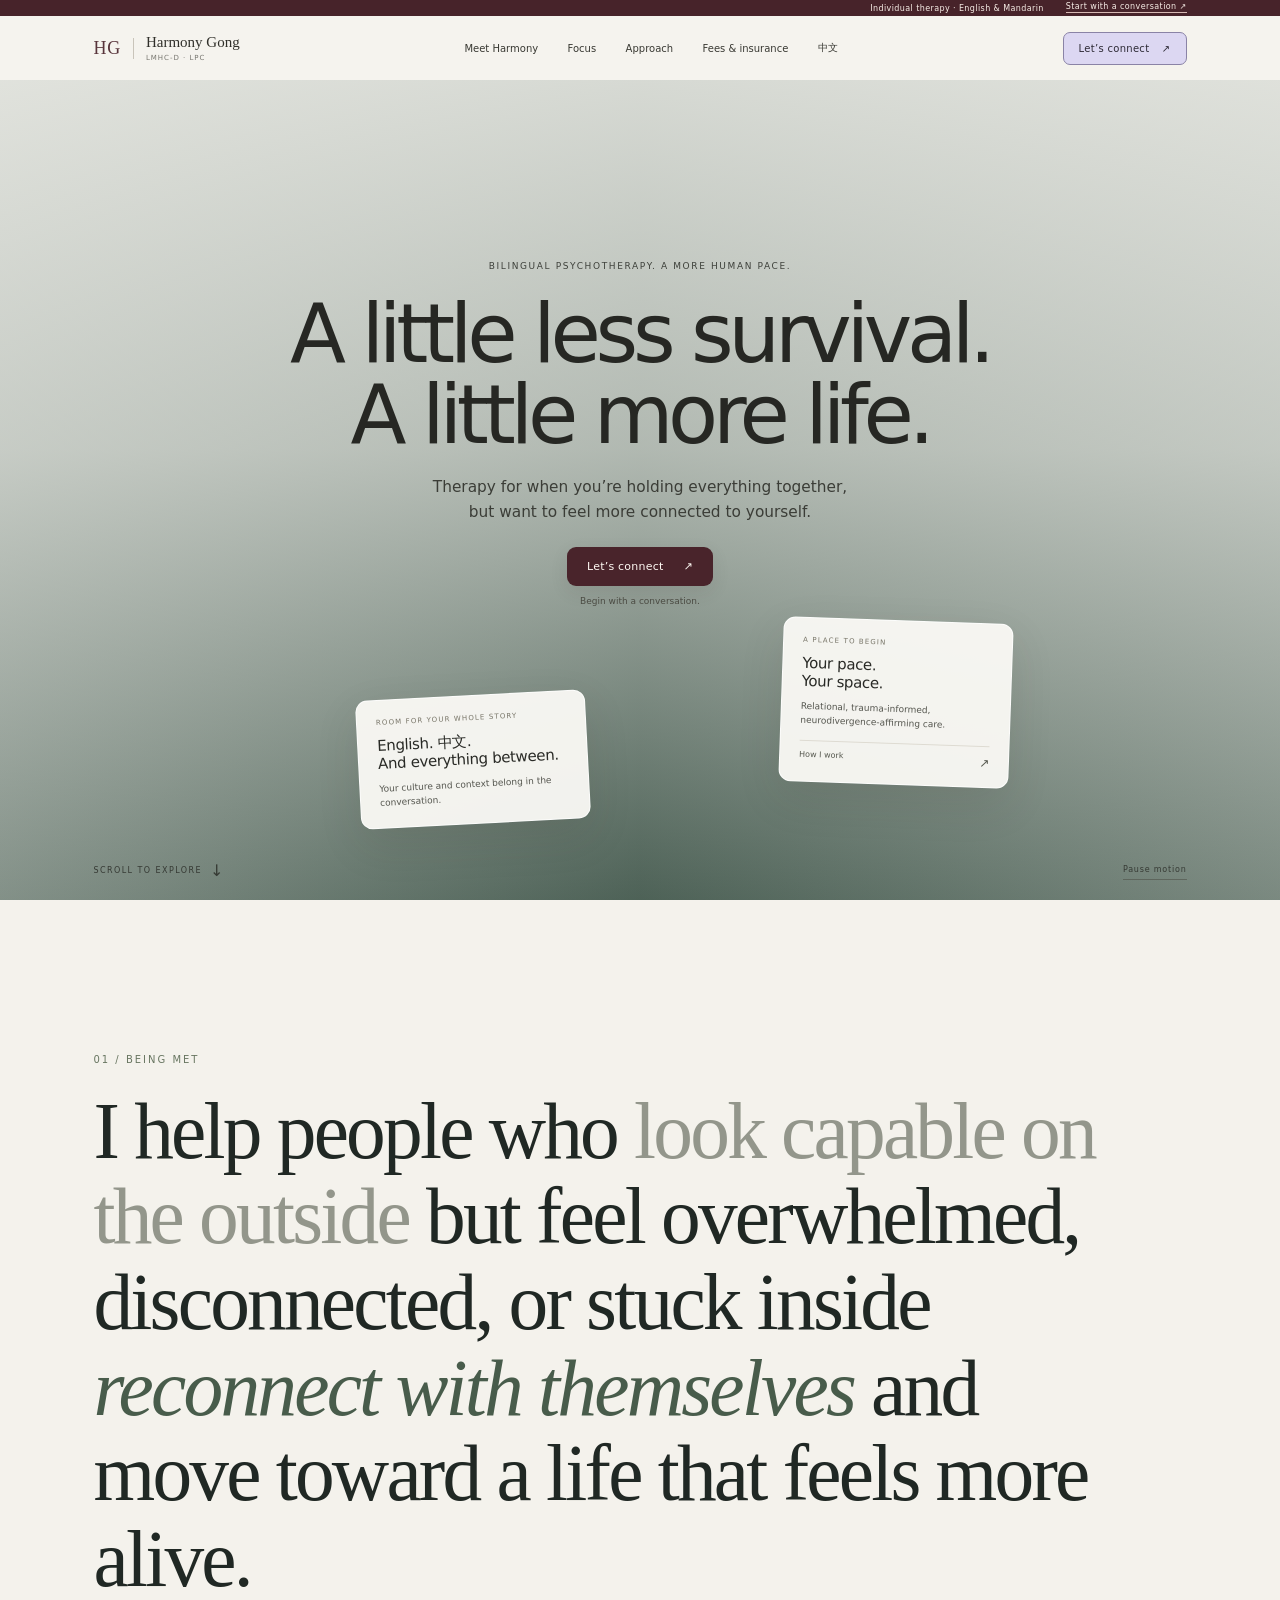
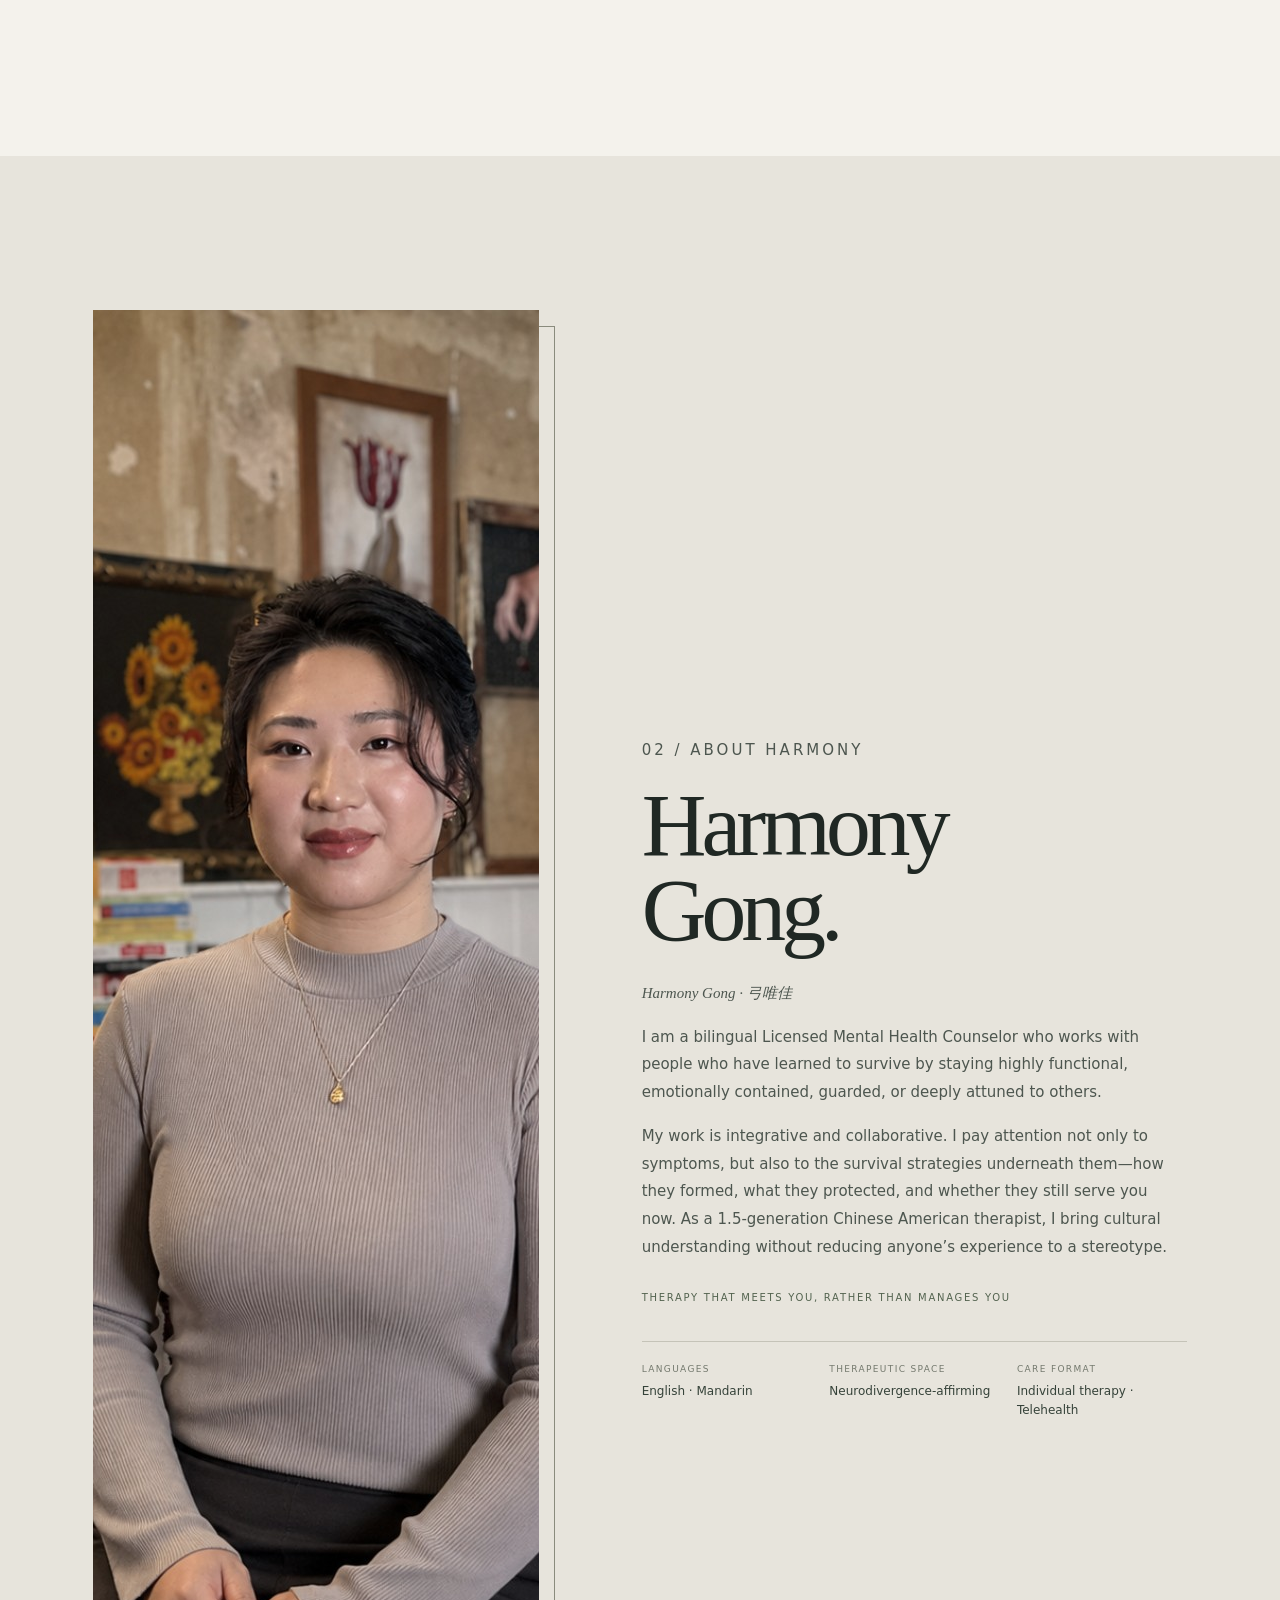
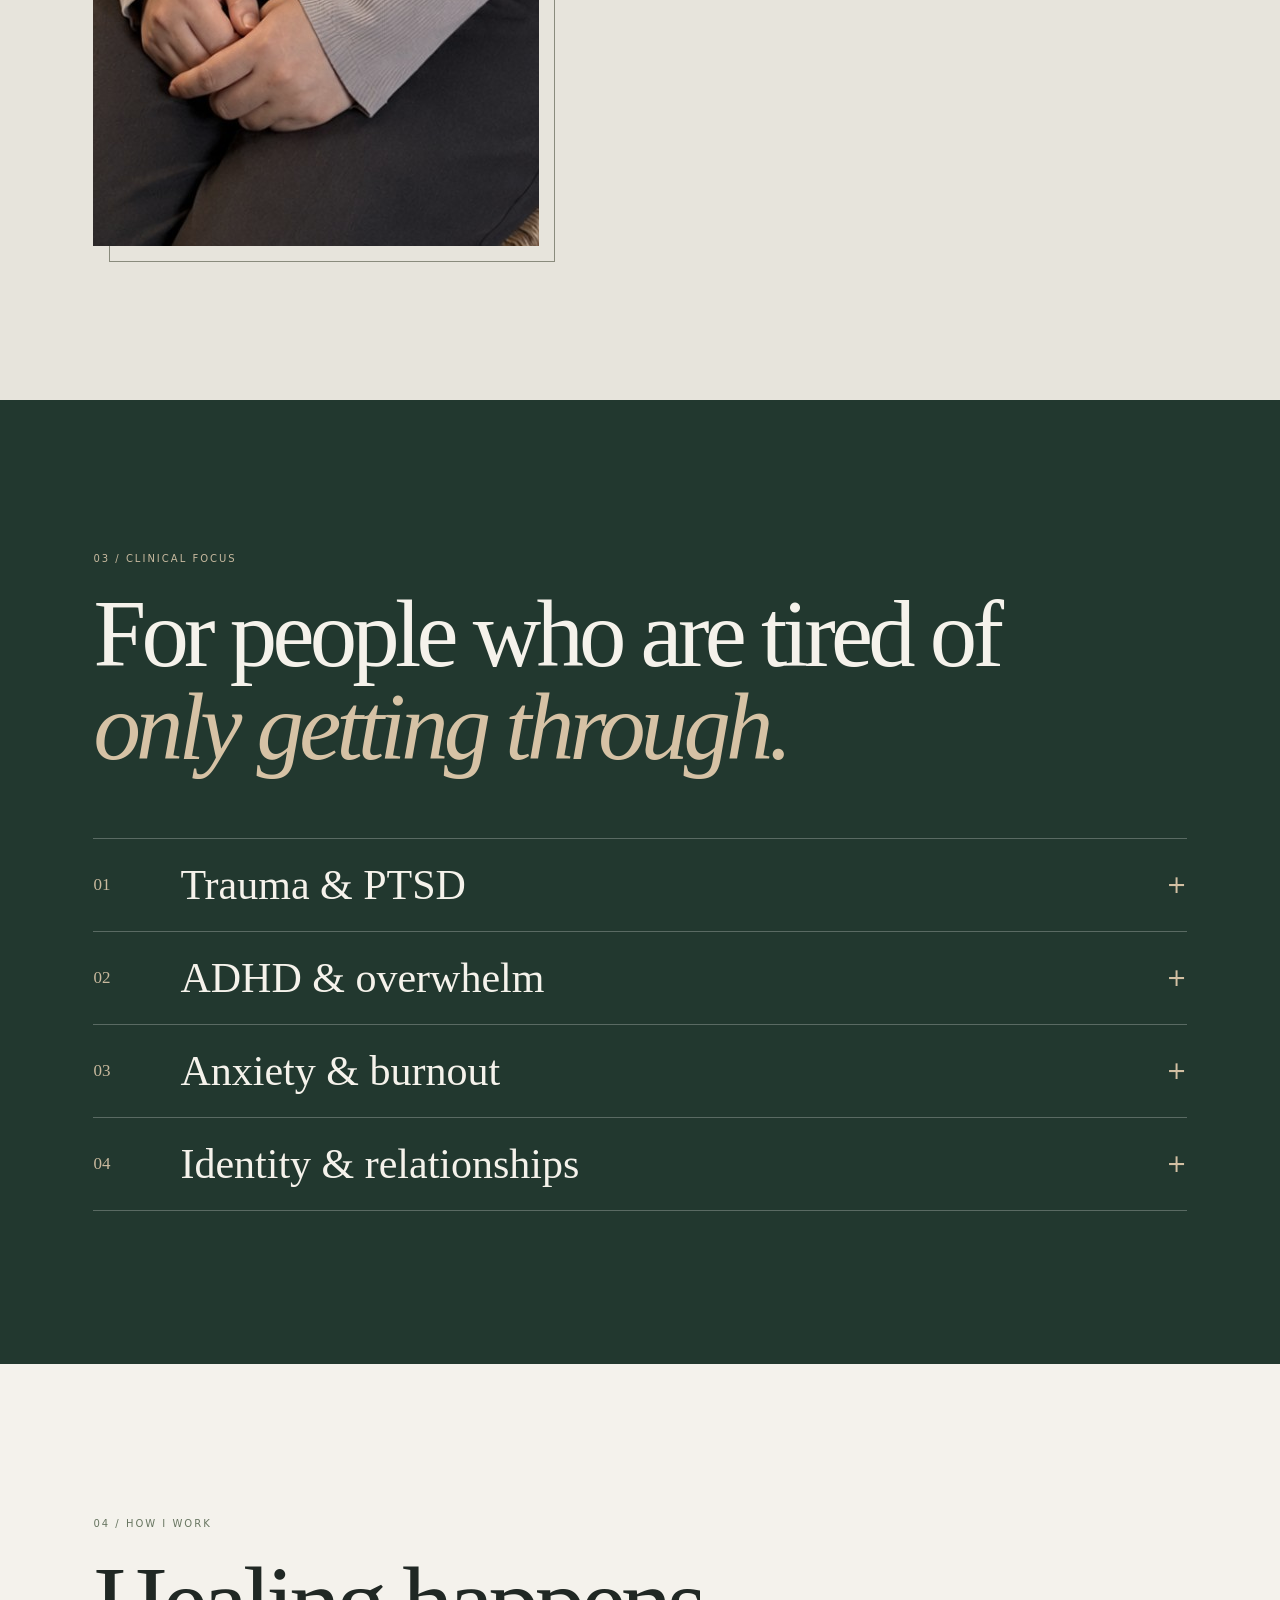
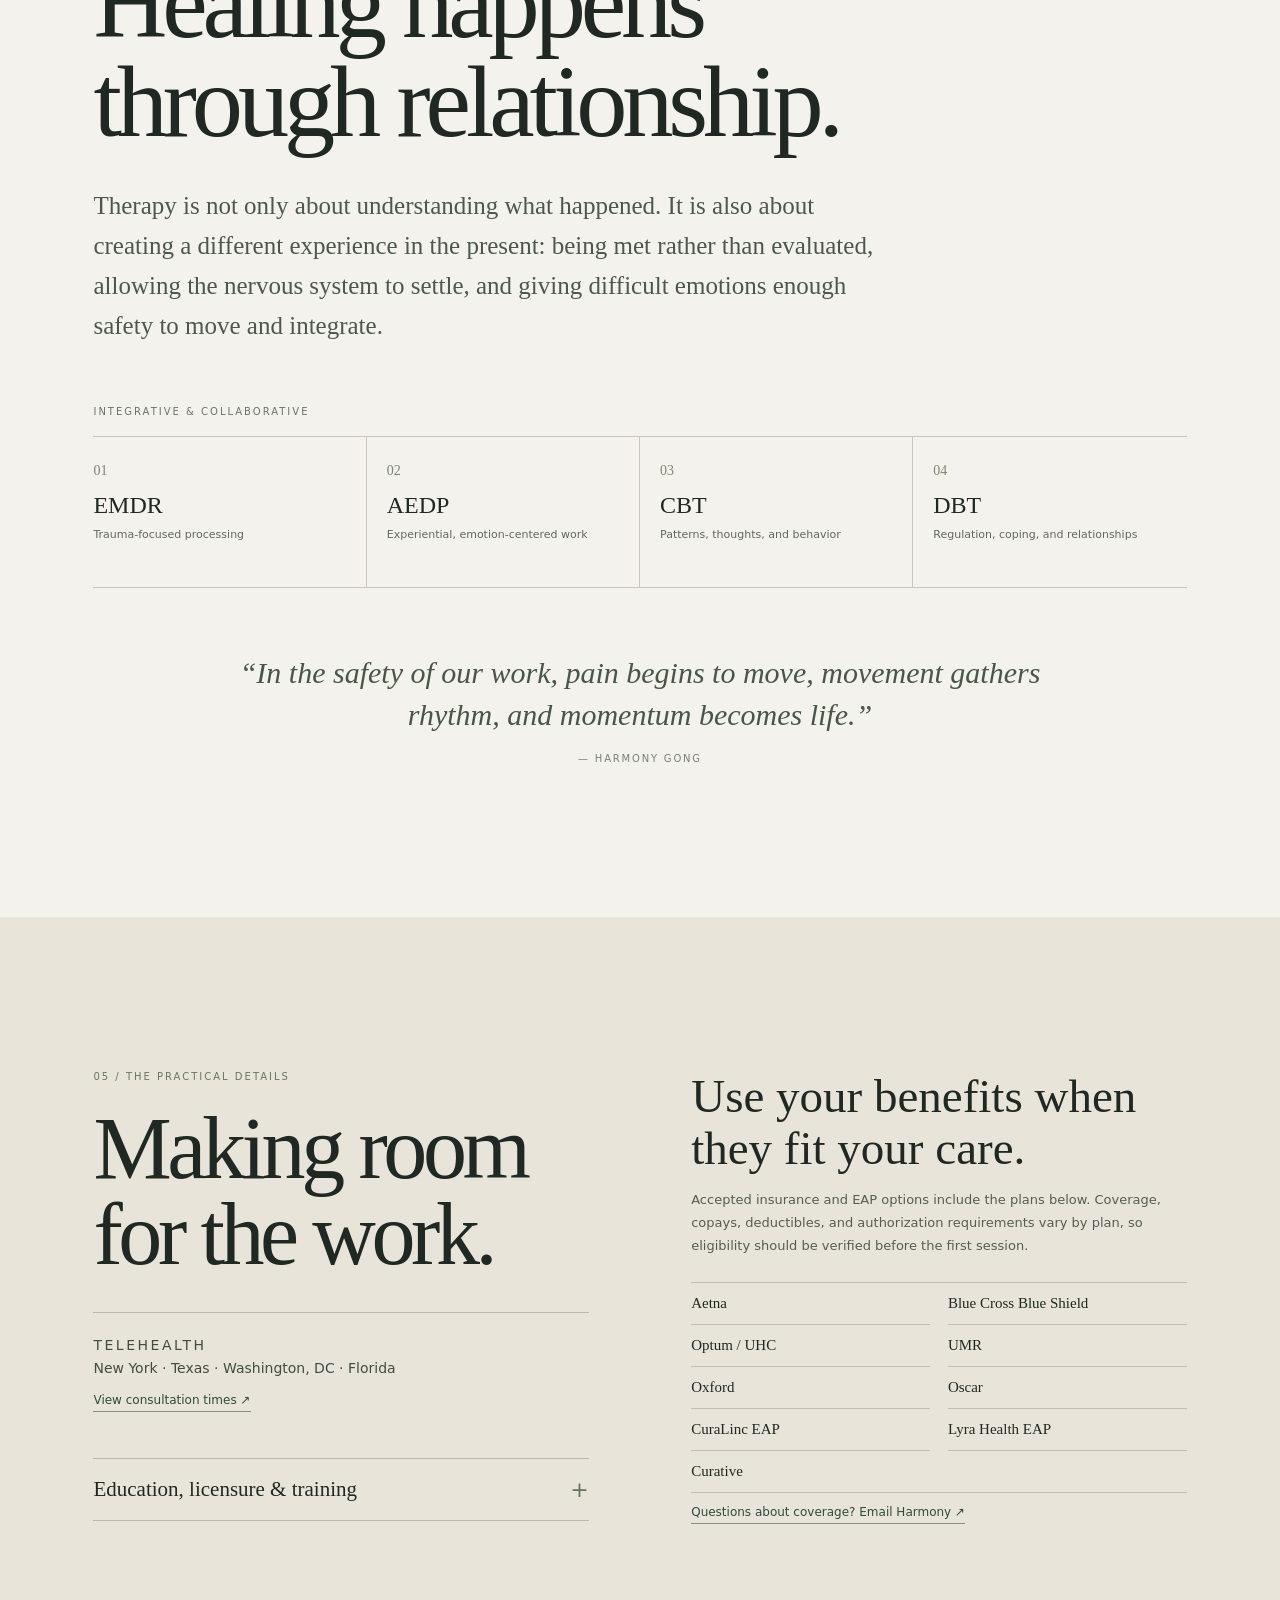
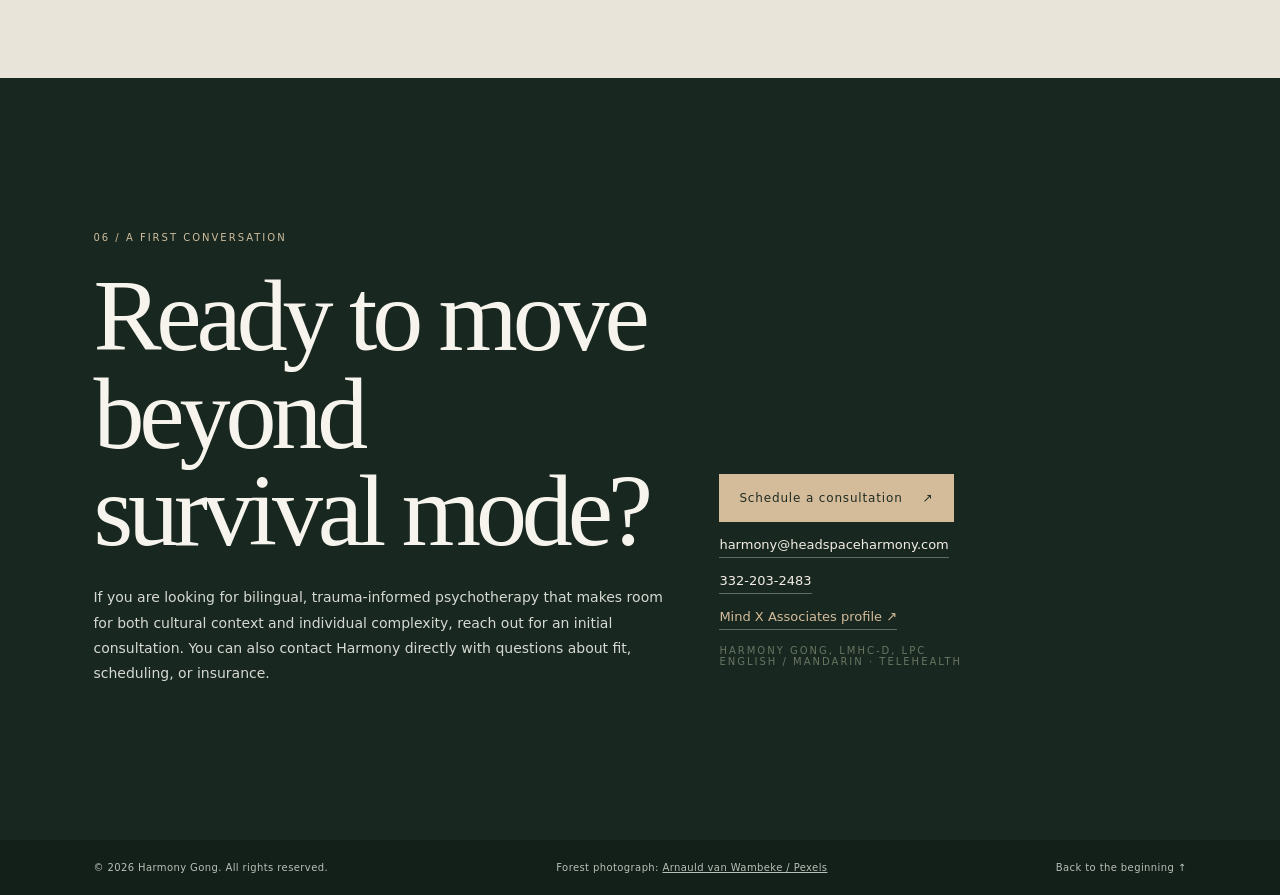
<file: index.html>
<!doctype html>
<html lang="en">
<head>
  <meta charset="utf-8">
  <meta name="viewport" content="width=device-width, initial-scale=1">
  <meta name="theme-color" content="#f5f3ee">
  <meta name="description" content="Bilingual, trauma-informed psychotherapy with Harmony Gong, LMHC-D, LPC. English and Mandarin telehealth in New York, Texas, Washington, DC, and Florida.">
  <title>Harmony Gong, LMHC-D, LPC | Bilingual Psychotherapy</title>
  <style>
    :root{--ink:#202824;--paper:#f4f2ec;--warm:#e9e3d8;--forest:#22382f;--deep:#182821;--moss:#87927c;--gold:#d4bb99;--line:#c9c6bb;--muted:#5b625b;--serif:Georgia,"Times New Roman",serif;--sans:system-ui,-apple-system,BlinkMacSystemFont,"Segoe UI",sans-serif;--pad:clamp(24px,7.3vw,112px)}
    *{box-sizing:border-box}html{scroll-behavior:smooth;scroll-padding-top:80px}body{margin:0;background:var(--paper);color:var(--ink);font-family:var(--sans);-webkit-font-smoothing:antialiased}a{color:inherit}button{font:inherit}a:focus-visible,button:focus-visible,summary:focus-visible{outline:3px solid var(--gold);outline-offset:4px}.skip{position:absolute;left:1rem;top:-5rem;background:white;padding:.8rem 1rem;z-index:20}.skip:focus{top:1rem}.topbar{height:72px;position:absolute;z-index:5;inset:0 0 auto;display:flex;align-items:center;justify-content:space-between;padding:0 var(--pad);color:white;border-bottom:1px solid #ffffff38}.brand{display:flex;align-items:center;gap:15px;text-decoration:none}.monogram{font:22px var(--serif);letter-spacing:.04em}.brand-text{font-size:10px;line-height:1.35;letter-spacing:.15em;text-transform:uppercase}.header-right{display:flex;align-items:center;gap:25px}.header-right a,.menu-toggle{font-size:11px;letter-spacing:.13em;text-transform:uppercase;text-decoration:none;color:inherit}.menu-toggle{border:0;background:none;cursor:pointer;padding:12px 0}.topnav{position:absolute;right:var(--pad);top:62px;min-width:220px;padding:18px 22px;background:var(--paper);color:var(--ink);display:none;box-shadow:0 15px 40px #1113}.topnav.open{display:flex;flex-direction:column;gap:14px}.topnav a{text-decoration:none;font-size:13px}.hero{min-height:100svh;min-height:max(760px,100vh);position:relative;isolation:isolate;display:flex;flex-direction:column;justify-content:center;overflow:hidden;background:#30483c url("https://images.pexels.com/photos/24706137/pexels-photo-24706137.jpeg?auto=compress&cs=tinysrgb&w=2400&q=88") center 47%/cover no-repeat;color:#fff}.hero::before{content:"";position:absolute;inset:0;z-index:-1;background:linear-gradient(90deg,rgba(14,29,23,.82),rgba(19,36,28,.52) 54%,rgba(19,36,28,.06)),linear-gradient(0deg,rgba(12,24,19,.3),transparent 50%)}.hero-inner{width:min(1280px,100%);padding:150px var(--pad) 120px;margin:auto}.eyebrow,.section-index{font-size:10px;letter-spacing:.2em;text-transform:uppercase}.hero .eyebrow{color:#e4d4bd;margin:0 0 30px}.hero h1{max-width:970px;font:400 clamp(58px,10.5vw,142px)/.91 var(--serif);letter-spacing:-.06em;margin:0 0 26px;text-wrap:balance}.hero h1 span{display:block;color:#e7d8c2}.hero-tag{font-size:11px;letter-spacing:.21em;text-transform:uppercase;color:#f4efe6;margin:0}.scroll-enter{position:absolute;bottom:36px;left:var(--pad);display:flex;align-items:center;gap:17px;color:#eee8dc;text-decoration:none;font-size:10px;letter-spacing:.18em;text-transform:uppercase}.scroll-enter span:last-child{font-size:21px}.motion-button{position:absolute;bottom:36px;right:var(--pad);border:0;border-bottom:1px solid #ffffff70;background:transparent;color:#eee8dc;padding:0 0 5px;font-size:10px;letter-spacing:.1em;cursor:pointer}.section{padding:clamp(84px,12vw,160px) var(--pad)}.section-inner{width:min(1180px,100%);margin:auto}.section-index{color:#687661;margin:0 0 24px}.intro-section{background:var(--paper)}.statement{font:400 clamp(35px,6.2vw,82px)/1.08 var(--serif);letter-spacing:-.035em;max-width:1050px;margin:0}.statement .soft{color:#93968b}.statement .em{font-style:italic;color:#485c4b}.about-section{background:#e7e4dc}.about-grid{display:grid;grid-template-columns:.9fr 1.1fr;align-items:center;gap:clamp(42px,8vw,120px)}.portrait-frame{position:relative;width:min(100%,490px);margin:auto 0}.portrait-frame::after{content:"";position:absolute;inset:16px -16px -16px 16px;border:1px solid #8a8b7d;pointer-events:none}.portrait{position:relative;z-index:1;display:block;width:100%;aspect-ratio:1/1;object-fit:cover;object-position:center 23%;filter:saturate(.88)}.about-copy .section-index{margin-bottom:19px}.about-copy h2{font:400 clamp(51px,7vw,93px)/.94 var(--serif);letter-spacing:-.055em;margin:0 0 28px}.name-small{font:italic 14px var(--serif);color:#6a7168;margin:0 0 18px}.about-copy p{font-size:15px;line-height:1.85;color:#4d564f;margin:0 0 16px;max-width:620px}.tagline{font-size:10px!important;letter-spacing:.17em;text-transform:uppercase;color:#53634f!important;margin-top:27px!important}.facts{display:grid;grid-template-columns:repeat(3,1fr);gap:18px;margin-top:34px;padding-top:22px;border-top:1px solid #c5c3b8}.fact-label{font-size:9px;letter-spacing:.15em;color:#74796e;text-transform:uppercase;margin-bottom:8px}.fact-value{font-size:12px;line-height:1.55;color:#354239}.focus-section{background:var(--forest);color:#f5f2eb}.focus-section .section-index{color:#c7b99f}.focus-heading{font:400 clamp(48px,7.4vw,98px)/.98 var(--serif);letter-spacing:-.05em;max-width:960px;margin:0 0 64px}.focus-heading em{color:#d6c2a5}.focus-list{border-top:1px solid #ffffff40}.focus-item{border-bottom:1px solid #ffffff40}.focus-item summary{list-style:none;cursor:pointer;display:grid;grid-template-columns:75px 1fr 34px;align-items:center;padding:22px 0;gap:12px}.focus-item summary::-webkit-details-marker{display:none}.focus-num{font:17px var(--serif);color:#c9b99e}.focus-title{font:400 clamp(23px,3.3vw,42px) var(--serif)}.focus-icon{font-size:24px;color:#d3c0a3;text-align:right;transition:transform .2s}.focus-item[open] .focus-icon{transform:rotate(45deg)}.focus-body{padding:0 70px 27px 87px;max-width:840px;color:#d9ded7;font-size:14px;line-height:1.8}.focus-body p{margin:0 0 11px}.focus-tags{font-size:10px;letter-spacing:.08em;text-transform:uppercase;color:#cfb997}.approach-section{background:var(--paper)}.approach-heading{font:400 clamp(54px,8vw,105px)/.97 var(--serif);letter-spacing:-.05em;max-width:900px;margin:0 0 34px}.approach-intro{max-width:800px;font:400 clamp(18px,2.2vw,25px)/1.6 var(--serif);color:#4c584e;margin:0 0 60px}.method-label{font-size:10px;text-transform:uppercase;letter-spacing:.2em;color:#697562;margin:0 0 19px}.methods{display:grid;grid-template-columns:repeat(4,1fr);border-top:1px solid var(--line);border-bottom:1px solid var(--line)}.method{padding:23px 18px 25px 0;border-right:1px solid var(--line);min-height:150px}.method:not(:first-child){padding-left:20px}.method:last-child{border:0}.method-num{font:14px var(--serif);color:#7d866f}.method h3{font:400 24px var(--serif);margin:13px 0 7px}.method p{font-size:11px;line-height:1.6;color:#606860;margin:0}.quote{margin:64px auto 0;max-width:830px;text-align:center;font:italic 30px/1.4 var(--serif);color:#485648}.quote cite{display:block;margin-top:17px;font:10px var(--sans);font-style:normal;letter-spacing:.18em;text-transform:uppercase;color:#788173}.practical-section{background:#e8e4da}.practical-grid{display:grid;grid-template-columns:1fr 1fr;gap:clamp(40px,8vw,120px);align-items:start}.practical-heading{font:400 clamp(48px,7vw,88px)/.98 var(--serif);letter-spacing:-.05em;margin:0 0 34px}.info-block{padding:21px 0;border-top:1px solid #bbb9af}.info-kicker{font-size:9px;letter-spacing:.18em;text-transform:uppercase;color:#6b7566;margin:0 0 9px}.info-block p{font-size:14px;line-height:1.65;margin:0;color:#424c43}.text-link{display:inline-block;margin-top:12px;color:#304b3b;text-decoration:none;border-bottom:1px solid #899282;padding-bottom:4px;font-size:12px}.insurance-title{font:400 clamp(30px,4vw,47px)/1.1 var(--serif);margin:0 0 15px}.insurance-copy{font-size:13px;line-height:1.75;color:#555d54;margin:0 0 25px}.insurance-list{display:flex;flex-wrap:wrap;gap:0 18px;border-top:1px solid #c1bdb2}.insurance-list span{font:15px var(--serif);padding:12px 0;border-bottom:1px solid #c1bdb2;flex:1 1 40%}.accordion{border-top:1px solid #bbb9af;margin-top:25px}.accordion details{border-bottom:1px solid #bbb9af}.accordion summary{list-style:none;display:flex;justify-content:space-between;align-items:center;padding:18px 0;cursor:pointer;font:21px var(--serif)}.accordion summary::-webkit-details-marker{display:none}.accordion summary span{font:22px var(--sans);color:#65735f}.credential-content{padding:0 25px 22px 0;font-size:12px;line-height:1.75;color:#505950}.credential-content p{margin:0 0 8px}.contact-section{background:var(--deep);color:#f7f4ed}.contact-grid{display:grid;grid-template-columns:1.1fr .9fr;gap:55px;align-items:end}.contact-section .section-index{color:#cfbd9d}.contact-heading{font:400 clamp(54px,8vw,102px)/.96 var(--serif);letter-spacing:-.05em;margin:0 0 25px;max-width:760px}.contact-copy{font-size:14px;line-height:1.8;color:#d6d9d2;max-width:740px;margin:0}.contact-actions{display:flex;flex-direction:column;align-items:flex-start;gap:15px}.button{display:inline-flex;align-items:center;gap:20px;text-decoration:none;background:var(--gold);color:#1f2c24;padding:17px 20px;font-size:12px;letter-spacing:.07em;transition:background .2s,transform .2s}.button:hover{background:#e4ccb0;transform:translateY(-2px)}.contact-link{font-size:13px;text-decoration:none;color:#f3eee5;border-bottom:1px solid #ffffff50;padding-bottom:5px;width:fit-content}.contact-link:hover{border-color:var(--gold)}.contact-profile{color:var(--gold)}.footer{background:#131f19;color:#b9c0b8;padding:22px var(--pad);display:flex;justify-content:space-between;gap:14px;flex-wrap:wrap;font-size:10px;letter-spacing:.04em}.footer a{color:inherit}.back-top{text-decoration:none}.reveal{opacity:1;transform:none}.js-motion .reveal{opacity:0;transform:translateY(18px);transition:opacity .7s ease,transform .7s ease}.js-motion .reveal.visible{opacity:1;transform:none}
    @media(max-width:760px){:root{--pad:25px}.topbar{height:64px}.brand{gap:10px}.brand-text{font-size:8px}.header-right{gap:16px}.header-right a,.menu-toggle{font-size:9px}.hero{min-height:790px;min-height:100svh;background-position:58% center}.hero::before{background:linear-gradient(90deg,rgba(14,29,23,.78),rgba(19,36,28,.42)),linear-gradient(0deg,rgba(12,24,19,.32),transparent 72%)}.hero-inner{padding:165px var(--pad) 130px}.hero h1{font-size:clamp(58px,14vw,100px)}.hero-tag{font-size:9px;letter-spacing:.14em}.scroll-enter{bottom:27px;font-size:9px}.motion-button{bottom:29px;font-size:9px}.section{padding:82px var(--pad)}.about-grid{grid-template-columns:1fr;gap:53px}.portrait-frame{width:82%;margin:0 auto 0 0}.portrait{aspect-ratio:1/1;object-position:center 23%}.about-copy h2{font-size:70px}.facts{gap:12px}.fact-label{font-size:8px}.fact-value{font-size:11px}.focus-heading{margin-bottom:43px}.focus-item summary{grid-template-columns:45px 1fr 24px;padding:19px 0}.focus-body{padding:0 5px 23px 57px;font-size:13px}.methods{grid-template-columns:repeat(2,1fr)}.method{min-height:130px;border-bottom:1px solid var(--line)}.method:nth-child(2){border-right:0;padding-left:20px}.method:nth-child(3){padding-left:0}.method:nth-child(4){border-right:0;padding-left:20px}.method:nth-last-child(-n+2){border-bottom:0}.quote{font-size:25px;margin-top:48px}.practical-grid{grid-template-columns:1fr;gap:55px}.contact-grid{grid-template-columns:1fr;gap:34px}.contact-heading{font-size:69px}.footer{padding:20px var(--pad)}}
    @media(max-width:430px){.brand-text{max-width:85px;line-height:1.5}.header-right{gap:12px}.hero h1{font-size:58px}.facts{grid-template-columns:1fr;gap:13px}.fact{display:grid;grid-template-columns:125px 1fr;align-items:baseline}.method h3{font-size:22px}.method p{font-size:10px}.insurance-list span{font-size:14px}.about-copy h2{font-size:61px}}
    @media(prefers-reduced-motion:reduce){html{scroll-behavior:auto}*,*::before,*::after{animation-duration:.01ms!important;animation-iteration-count:1!important;transition-duration:.01ms!important}.js-motion .reveal{opacity:1;transform:none}}

    /* Visual direction from the supplied reference: airy forest, compact navigation, centered invitation. */
    .noticebar{height:16px;background:#47232a;color:#f7eee7;display:flex;justify-content:flex-end;align-items:center;gap:22px;padding:0 var(--pad);font-size:8px;letter-spacing:.05em}.noticebar a{color:inherit;text-decoration:none;border-bottom:1px solid #d7b9b4;line-height:1.1}
    .topbar{height:64px;position:relative;color:#302f2a;background:#f5f3ee;border:0;padding:0 var(--pad)}.brand{gap:12px}.monogram{font-size:18px;color:#58343b;border-right:1px solid #c9c4ba;padding-right:12px}.brand-name{font:15px var(--serif);line-height:1.1}.brand-name small{display:block;font:7px var(--sans);letter-spacing:.14em;color:#77766f;margin-top:4px}.topnav{position:static;min-width:unset;padding:0;background:transparent;box-shadow:none;display:flex;flex-direction:row;align-items:center;gap:clamp(14px,2.3vw,34px)}.topnav a{font-size:10px;color:#383832;white-space:nowrap}.header-right{gap:15px}.header-right .menu-toggle{display:none}.nav-cta{font-size:10px!important;letter-spacing:.03em!important;text-transform:none!important;color:#2d2a35!important;text-decoration:none;border:1px solid #8a83a6;border-radius:7px;background:#dcd7f2;padding:10px 15px;white-space:nowrap}.nav-cta span{margin-left:9px}
    .hero{min-height:calc(100svh - 80px);min-height:max(660px,calc(100vh - 80px));color:#272723;background-position:center 42%;background-size:cover}.hero::before{background:linear-gradient(180deg,rgba(246,245,240,.83),rgba(246,245,240,.63) 45%,rgba(246,245,240,.1) 100%),linear-gradient(90deg,rgba(248,247,243,.35),rgba(248,247,243,.05) 50%,rgba(248,247,243,.3))}.hero-inner{width:min(950px,100%);padding:clamp(95px,13vh,150px) 25px 230px;text-align:center;position:relative;z-index:1}.hero .eyebrow{color:#3e413b;font-size:9px;letter-spacing:.18em;margin-bottom:22px}.hero h1{max-width:950px;margin:0 auto 20px;color:#262723;font:400 clamp(46px,6.4vw,88px)/.99 var(--sans);letter-spacing:-.065em}.hero h1 span{color:#262723}.hero-tag{font-size:clamp(13px,1.2vw,16px);font-weight:400;letter-spacing:0;line-height:1.65;text-transform:none;color:#3b3d37;margin:0 auto 22px}.hero-cta{display:inline-flex;align-items:center;gap:20px;margin:0 auto;text-decoration:none;border-radius:9px;padding:13px 20px;background:#49242b;color:#fffaf4;font-size:11px;letter-spacing:.02em;box-shadow:0 6px 18px #311b2018;transition:transform .2s,background .2s}.hero-cta:hover{background:#65333c;transform:translateY(-2px)}.hero-caption{font-size:9px;color:#4b4b43;margin:10px 0 0}.story-card{position:absolute;z-index:2;width:clamp(170px,18vw,240px);padding:18px 19px 17px;background:rgba(250,249,245,.95);color:#292a26;text-decoration:none;border:1px solid #ffffffc0;border-radius:12px;box-shadow:0 16px 44px #322d251e;display:flex;flex-direction:column;gap:10px;transition:transform .25s,box-shadow .25s}.story-card:hover{transform:translateY(-5px) rotate(0)!important;box-shadow:0 20px 48px #322d2530}.story-card-left{left:clamp(24px,28vw,420px);bottom:76px;transform:rotate(-3deg)}.story-card-right{right:clamp(24px,21vw,320px);bottom:115px;transform:rotate(2deg)}.card-kicker{font-size:7px;letter-spacing:.16em;text-transform:uppercase;color:#777467}.story-card strong{font-size:15px;line-height:1.2;font-weight:500;letter-spacing:-.025em}.story-card>span:not(.card-kicker):not(.card-link){font-size:9px;line-height:1.55;color:#55564f}.card-link{border-top:1px solid #dedbd2;margin-top:2px;padding-top:9px;display:flex;justify-content:space-between;font-size:8px;color:#56584f}.card-link b{font-size:12px;font-weight:400}.scroll-enter{left:var(--pad);bottom:20px;color:#363a34;font-size:8px;gap:8px}.scroll-enter span:last-child{font-size:16px}.motion-button{right:var(--pad);bottom:20px;color:#363a34;border-color:#46483e80;font-size:8px}
    @media(max-width:900px){.topbar{gap:14px}.topnav{gap:14px}.topnav a{font-size:9px}.nav-cta{padding:9px 11px}.story-card-left{left:18%;bottom:65px}.story-card-right{right:13%;bottom:110px}}
    @media(max-width:700px){.noticebar{justify-content:center;height:18px;font-size:7px}.topbar{height:65px;position:relative;padding:0 19px}.brand{gap:9px}.brand-name{font-size:14px}.header-right{gap:10px}.header-right .menu-toggle{display:block;color:#31322f;font-size:9px;padding:10px 0}.nav-cta{padding:9px 11px}.topnav{position:absolute;z-index:10;right:15px;top:57px;min-width:210px;padding:18px 20px;background:#f7f5f0;box-shadow:0 15px 40px #1113;display:none;flex-direction:column;align-items:flex-start;gap:15px}.topnav.open{display:flex}.topnav a{font-size:12px}.hero{min-height:770px;min-height:calc(100svh - 83px);background-position:54% center}.hero::before{background:linear-gradient(180deg,rgba(246,245,240,.83),rgba(246,245,240,.6) 48%,rgba(246,245,240,.15))}.hero-inner{padding:94px 22px 290px}.hero .eyebrow{font-size:8px;margin-bottom:19px}.hero h1{font-size:clamp(43px,11vw,68px);line-height:1.02}.hero-tag{font-size:13px}.story-card{width:43%;padding:14px 13px;gap:8px;bottom:60px;border-radius:10px}.story-card-left{left:5%;transform:rotate(-2deg)}.story-card-right{right:5%;bottom:115px;transform:rotate(2deg)}.story-card strong{font-size:clamp(12px,3.5vw,15px)}.story-card>span:not(.card-kicker):not(.card-link){font-size:8px}.card-kicker{font-size:6px}.scroll-enter,.motion-button{bottom:16px}.scroll-enter{font-size:7px}.motion-button{font-size:7px}}
    @media(max-width:390px){.header-right{gap:7px}.nav-cta{font-size:9px!important;padding:8px 9px}.hero-inner{padding-top:78px}.story-card{width:44%;padding:12px 10px}.story-card strong{font-size:12px}}
  </style>
</head>
<body>
  <a class="skip" href="#main">Skip to content</a>
  <div class="noticebar"><span>Individual therapy · English &amp; Mandarin</span><a href="#contact">Start with a conversation ↗</a></div>
  <header class="topbar">
    <a class="brand" href="#top" aria-label="Harmony Gong, home"><span class="monogram">HG</span><span class="brand-name">Harmony Gong<small>LMHC-D · LPC</small></span></a>
    <nav class="topnav" id="topnav" aria-label="Main navigation"><a href="#about">Meet Harmony</a><a href="#focus">Focus</a><a href="#approach">Approach</a><a href="#practical">Fees &amp; insurance</a><a href="https://www.mindx.us/zh/weijia-gong" target="_blank" rel="noopener noreferrer" lang="zh">中文</a></nav>
    <div class="header-right"><button class="menu-toggle" id="menuToggle" aria-expanded="false" aria-controls="topnav">Menu +</button><a class="nav-cta" href="https://schedule.mindx.us/harmony-gong" target="_blank" rel="noopener noreferrer">Let’s connect <span aria-hidden="true">↗</span></a></div>
  </header>
  <main id="main">
    <section class="hero" id="top" aria-labelledby="hero-title">
      <div class="hero-inner">
        <p class="eyebrow">Bilingual psychotherapy. A more human pace.</p>
        <h1 id="hero-title">A little less survival.<br><span>A little more life.</span></h1>
        <p class="hero-tag">Therapy for when you’re holding everything together,<br>but want to feel more connected to yourself.</p>
        <a class="hero-cta" href="https://schedule.mindx.us/harmony-gong" target="_blank" rel="noopener noreferrer">Let’s connect <span aria-hidden="true">↗</span></a>
        <p class="hero-caption">Begin with a conversation.</p>
      </div>
      <a class="story-card story-card-left" href="#about"><span class="card-kicker">Room for your whole story</span><strong>English. 中文.<br>And everything between.</strong><span>Your culture and context belong in the conversation.</span></a>
      <a class="story-card story-card-right" href="#approach"><span class="card-kicker">A place to begin</span><strong>Your pace.<br>Your space.</strong><span>Relational, trauma-informed, neurodivergence-affirming care.</span><span class="card-link">How I work <b aria-hidden="true">↗</b></span></a>
      <a class="scroll-enter" href="#being-met"><span>Scroll to explore</span><span aria-hidden="true">↓</span></a>
      <button class="motion-button" id="motionToggle" type="button" aria-pressed="false">Pause motion</button>
    </section>
    <section class="section intro-section" id="being-met">
      <div class="section-inner reveal">
        <p class="section-index">01 / Being met</p>
        <p class="statement">I help people who <span class="soft">look capable on the outside</span> but feel overwhelmed, disconnected, or stuck inside <span class="em">reconnect with themselves</span> and move toward a life that feels more alive.</p>
      </div>
    </section>
    <section class="section about-section" id="about">
      <div class="section-inner about-grid">
        <div class="portrait-frame reveal"><img class="portrait" src="assets/harmony-gong-portrait.png" alt="Harmony Gong, bilingual psychotherapist" width="1152" height="1536" loading="lazy"></div>
        <div class="about-copy reveal">
          <p class="section-index">02 / About Harmony</p>
          <h2>Harmony<br>Gong.</h2>
          <p class="name-small">Harmony Gong · 弓唯佳</p>
          <p>I am a bilingual Licensed Mental Health Counselor who works with people who have learned to survive by staying highly functional, emotionally contained, guarded, or deeply attuned to others.</p>
          <p>My work is integrative and collaborative. I pay attention not only to symptoms, but also to the survival strategies underneath them—how they formed, what they protected, and whether they still serve you now. As a 1.5-generation Chinese American therapist, I bring cultural understanding without reducing anyone’s experience to a stereotype.</p>
          <p class="tagline">Therapy that meets you, rather than manages you</p>
          <div class="facts">
            <div class="fact"><div class="fact-label">Languages</div><div class="fact-value">English · Mandarin</div></div>
            <div class="fact"><div class="fact-label">Therapeutic space</div><div class="fact-value">Neurodivergence-affirming</div></div>
            <div class="fact"><div class="fact-label">Care format</div><div class="fact-value">Individual therapy · Telehealth</div></div>
          </div>
        </div>
      </div>
    </section>
    <section class="section focus-section" id="focus">
      <div class="section-inner">
        <p class="section-index">03 / Clinical focus</p>
        <h2 class="focus-heading">For people who are tired of <em>only getting through.</em></h2>
        <div class="focus-list">
          <details class="focus-item"><summary><span class="focus-num">01</span><span class="focus-title">Trauma &amp; PTSD</span><span class="focus-icon" aria-hidden="true">+</span></summary><div class="focus-body"><p>For experiences that still live in the nervous system, relationships, and everyday patterns long after the original event has passed.</p><span class="focus-tags">Complex trauma · Emotional safety · Integration</span></div></details>
          <details class="focus-item"><summary><span class="focus-num">02</span><span class="focus-title">ADHD &amp; overwhelm</span><span class="focus-icon" aria-hidden="true">+</span></summary><div class="focus-body"><p>Make space to understand overwhelm, attention, and the strategies you have built to keep up with competing demands.</p><span class="focus-tags">Self-understanding · Daily stress · Sustainable rhythms</span></div></details>
          <details class="focus-item"><summary><span class="focus-num">03</span><span class="focus-title">Anxiety &amp; burnout</span><span class="focus-icon" aria-hidden="true">+</span></summary><div class="focus-body"><p>Explore the pressures beneath persistent worry, overfunctioning, and the feeling that rest is always just out of reach.</p><span class="focus-tags">Chronic stress · Emotional regulation · Work-life transitions</span></div></details>
          <details class="focus-item"><summary><span class="focus-num">04</span><span class="focus-title">Identity &amp; relationships</span><span class="focus-icon" aria-hidden="true">+</span></summary><div class="focus-body"><p>Consider how culture, family, identity, and relationships shape the ways you connect with others and with yourself.</p><span class="focus-tags">Cultural context · Boundaries · Connection</span></div></details>
        </div>
      </div>
    </section>
    <section class="section approach-section" id="approach">
      <div class="section-inner reveal">
        <p class="section-index">04 / How I work</p>
        <h2 class="approach-heading">Healing happens through relationship.</h2>
        <p class="approach-intro">Therapy is not only about understanding what happened. It is also about creating a different experience in the present: being met rather than evaluated, allowing the nervous system to settle, and giving difficult emotions enough safety to move and integrate.</p>
        <p class="method-label">Integrative &amp; collaborative</p>
        <div class="methods">
          <div class="method"><span class="method-num">01</span><h3>EMDR</h3><p>Trauma-focused processing</p></div>
          <div class="method"><span class="method-num">02</span><h3>AEDP</h3><p>Experiential, emotion-centered work</p></div>
          <div class="method"><span class="method-num">03</span><h3>CBT</h3><p>Patterns, thoughts, and behavior</p></div>
          <div class="method"><span class="method-num">04</span><h3>DBT</h3><p>Regulation, coping, and relationships</p></div>
        </div>
        <blockquote class="quote">“In the safety of our work, pain begins to move, movement gathers rhythm, and momentum becomes life.”<cite>— Harmony Gong</cite></blockquote>
      </div>
    </section>
    <section class="section practical-section" id="practical">
      <div class="section-inner practical-grid">
        <div>
          <p class="section-index">05 / The practical details</p>
          <h2 class="practical-heading">Making room<br>for the work.</h2>
          <div class="info-block"><p class="info-kicker">Telehealth</p><p>New York · Texas · Washington, DC · Florida</p><a class="text-link" href="https://schedule.mindx.us/harmony-gong" target="_blank" rel="noopener noreferrer">View consultation times ↗</a></div>
          <div class="accordion"><details><summary>Education, licensure &amp; training <span aria-hidden="true">+</span></summary><div class="credential-content"><p>MA, Counseling for Mental Health and Wellness — New York University</p><p>BA, Psychology; Minor in Chinese — Queens College</p><p>Licensed Mental Health Counselor with Diagnostic Privileges (LMHC-D) — New York</p><p>Licensed Professional Counselor (LPC) — Texas</p><p>EMDR and CBT trained · AEDP Level 2 training in progress</p></div></details></div>
        </div>
        <div>
          <h3 class="insurance-title">Use your benefits when they fit your care.</h3>
          <p class="insurance-copy">Accepted insurance and EAP options include the plans below. Coverage, copays, deductibles, and authorization requirements vary by plan, so eligibility should be verified before the first session.</p>
          <div class="insurance-list" aria-label="Insurance and EAP options"><span>Aetna</span><span>Blue Cross Blue Shield</span><span>Optum / UHC</span><span>UMR</span><span>Oxford</span><span>Oscar</span><span>CuraLinc EAP</span><span>Lyra Health EAP</span><span>Curative</span></div>
          <a class="text-link" href="mailto:harmony@headspaceharmony.com?subject=Insurance%20question">Questions about coverage? Email Harmony ↗</a>
        </div>
      </div>
    </section>
    <section class="section contact-section" id="contact">
      <div class="section-inner contact-grid">
        <div class="reveal"><p class="section-index">06 / A first conversation</p><h2 class="contact-heading">Ready to move beyond survival mode?</h2><p class="contact-copy">If you are looking for bilingual, trauma-informed psychotherapy that makes room for both cultural context and individual complexity, reach out for an initial consultation. You can also contact Harmony directly with questions about fit, scheduling, or insurance.</p></div>
        <div class="contact-actions reveal"><a class="button" href="https://schedule.mindx.us/harmony-gong" target="_blank" rel="noopener noreferrer">Schedule a consultation <span aria-hidden="true">↗</span></a><a class="contact-link" href="mailto:harmony@headspaceharmony.com">harmony@headspaceharmony.com</a><a class="contact-link" href="tel:+13322032483">332-203-2483</a><a class="contact-link contact-profile" href="https://www.mindx.us/harmony-gong" target="_blank" rel="noopener noreferrer">Mind X Associates profile ↗</a><p class="method-label">Harmony Gong, LMHC-D, LPC<br>English / Mandarin · Telehealth</p></div>
      </div>
    </section>
  </main>
  <footer class="footer"><span>© 2026 Harmony Gong. All rights reserved.</span><span>Forest photograph: <a href="https://www.pexels.com/photo/path-in-forest-in-sunlight-24706137/" target="_blank" rel="noopener noreferrer">Arnauld van Wambeke / Pexels</a></span><a class="back-top" href="#top">Back to the beginning ↑</a></footer>
  <script>
    document.documentElement.classList.add('js-motion');
    const menuToggle=document.getElementById('menuToggle'),nav=document.getElementById('topnav');
    menuToggle.addEventListener('click',()=>{const open=nav.classList.toggle('open');menuToggle.setAttribute('aria-expanded',String(open));menuToggle.textContent=open?'Menu −':'Menu +'});
    nav.addEventListener('click',e=>{if(e.target.closest('a')){nav.classList.remove('open');menuToggle.setAttribute('aria-expanded','false');menuToggle.textContent='Menu +'}});
    const motionToggle=document.getElementById('motionToggle');let motionPaused=false;
    motionToggle.addEventListener('click',()=>{motionPaused=!motionPaused;motionToggle.setAttribute('aria-pressed',String(motionPaused));motionToggle.textContent=motionPaused?'Resume motion':'Pause motion';document.body.classList.toggle('motion-paused',motionPaused)});
    const observer=new IntersectionObserver(entries=>entries.forEach(entry=>{if(entry.isIntersecting){entry.target.classList.add('visible');observer.unobserve(entry.target)}}),{threshold:.12});
    document.querySelectorAll('.reveal').forEach(el=>observer.observe(el));
    if(window.matchMedia('(prefers-reduced-motion: reduce)').matches){document.documentElement.classList.remove('js-motion')}
    const pauseStyle=document.createElement('style');pauseStyle.textContent='.motion-paused *{scroll-behavior:auto!important;animation-play-state:paused!important;transition:none!important}.motion-paused .reveal{opacity:1!important;transform:none!important}';document.head.append(pauseStyle);
  </script>
</body>
</html>
</file>
